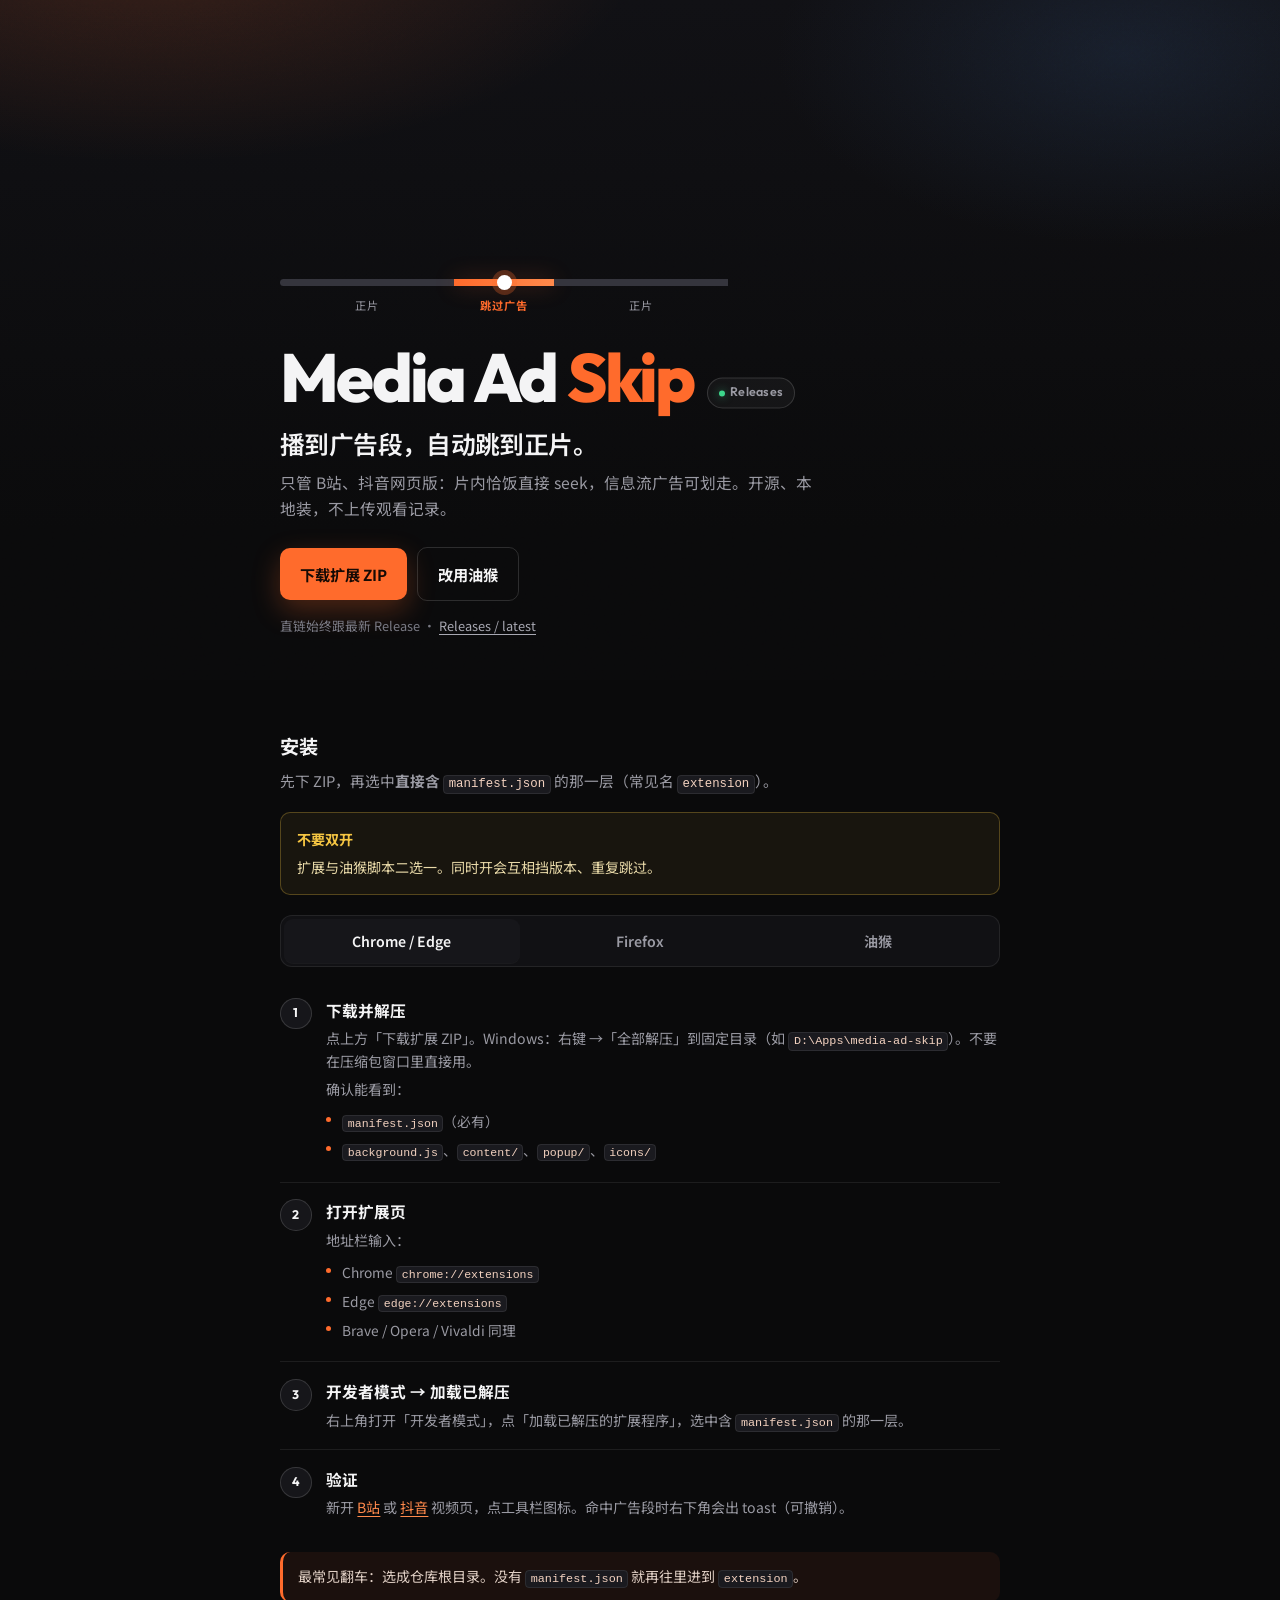
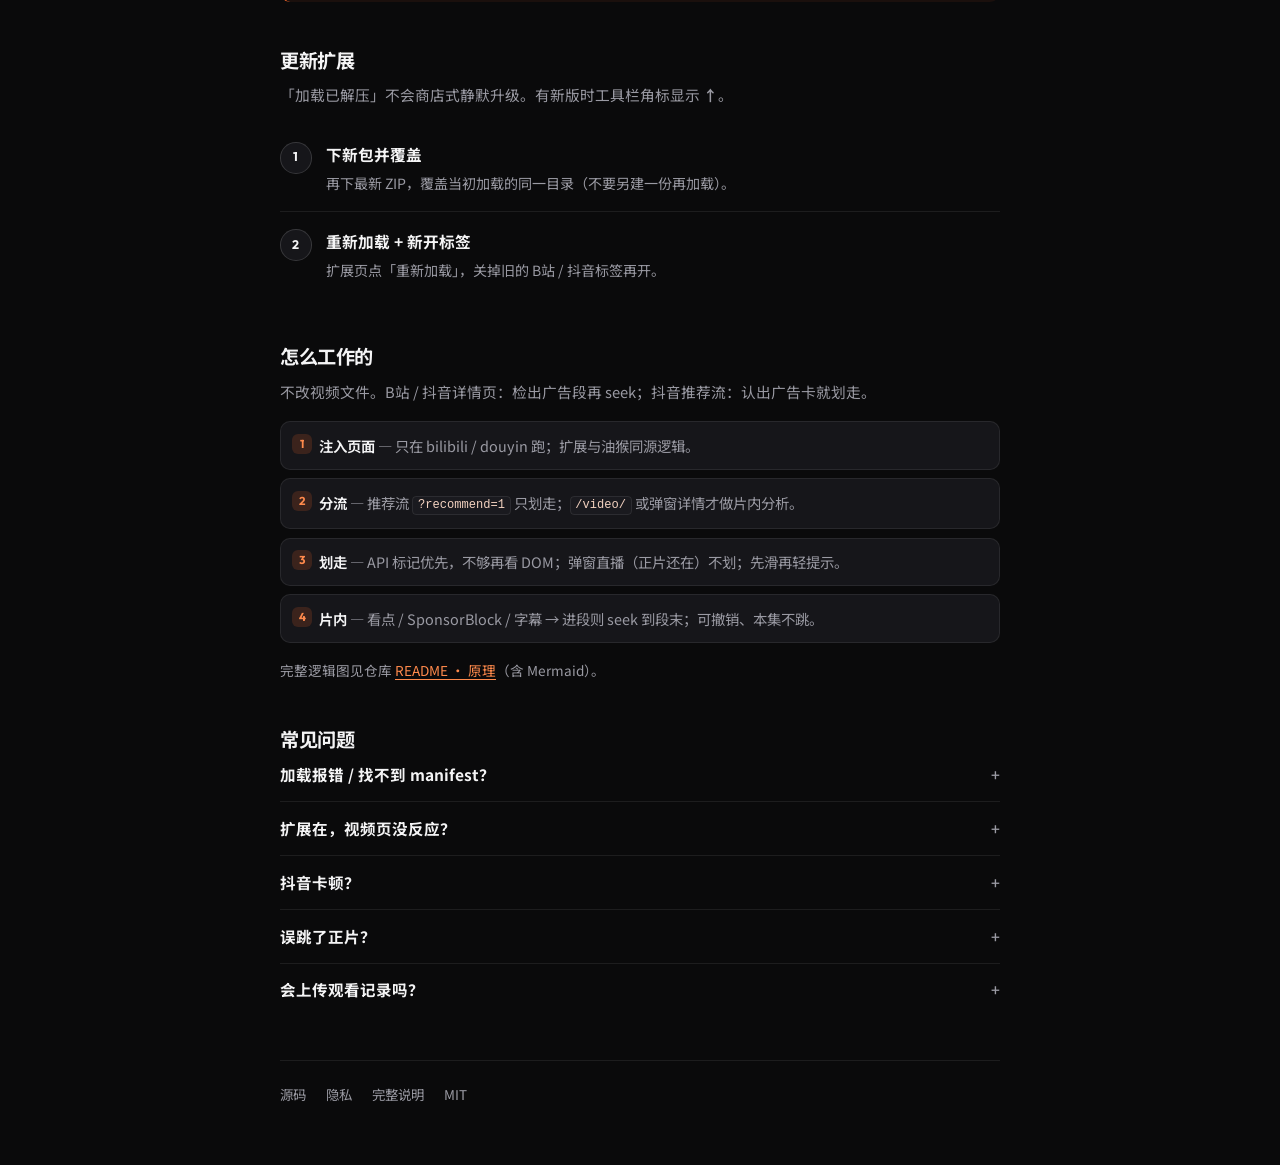
<file: docs/index.html>
<!DOCTYPE html>
<html lang="zh-CN">
<head>
  <meta charset="utf-8" />
  <meta name="viewport" content="width=device-width, initial-scale=1" />
  <title>Media Ad Skip · 安装</title>
  <meta name="description" content="B站 / 抖音网页版自动跳过片内广告。下载扩展或油猴，本地安装。" />
  <meta name="theme-color" content="#0a0a0b" />
  <link rel="icon" href="icon.png" type="image/png" />
  <link rel="preconnect" href="https://fonts.googleapis.com" />
  <link rel="preconnect" href="https://fonts.gstatic.com" crossorigin />
  <link href="https://fonts.googleapis.com/css2?family=Outfit:wght@500;600;700;800&family=Noto+Sans+SC:wght@400;500;700&display=swap" rel="stylesheet" />
  <style>
    :root {
      --bg: #0a0a0b;
      --bg-2: #111114;
      --panel: #16161a;
      --line: rgba(255, 255, 255, 0.08);
      --line-strong: rgba(255, 255, 255, 0.14);
      --text: #f4f4f5;
      --muted: #9a9aa3;
      --accent: #ff6b2c;
      --accent-2: #ff8a4c;
      --accent-glow: rgba(255, 107, 44, 0.28);
      --ok: #3dd68c;
      --warn: #f5c542;
      --focus: #7eb6ff;
      --font-display: "Outfit", "Noto Sans SC", system-ui, sans-serif;
      --font-body: "Noto Sans SC", "Outfit", system-ui, sans-serif;
      --r: 10px;
      --max: 720px;
    }

    * { box-sizing: border-box; }
    html { scroll-behavior: smooth; }
    body {
      margin: 0;
      min-height: 100dvh;
      color: var(--text);
      background: var(--bg);
      font-family: var(--font-body);
      font-size: 15.5px;
      line-height: 1.65;
      -webkit-font-smoothing: antialiased;
    }
    a { color: var(--accent-2); text-decoration-thickness: 1px; text-underline-offset: 3px; }
    a:hover { color: #ffb08a; }
    :focus-visible { outline: 2px solid var(--focus); outline-offset: 3px; }

    .page { width: min(var(--max), calc(100% - 2rem)); margin: 0 auto; padding-bottom: 4rem; }

    /* —— Hero：全宽氛围 + 品牌主导 —— */
    .hero {
      position: relative;
      left: 50%;
      right: 50%;
      margin-left: -50vw;
      margin-right: -50vw;
      width: 100vw;
      min-height: min(92dvh, 680px);
      display: grid;
      align-content: end;
      padding: clamp(2.5rem, 8vw, 5rem) max(1rem, calc(50vw - var(--max) / 2)) 2.75rem;
      overflow: hidden;
      background:
        radial-gradient(900px 420px at 12% -10%, rgba(255, 107, 44, 0.18), transparent 55%),
        radial-gradient(700px 380px at 88% 8%, rgba(40, 60, 90, 0.35), transparent 50%),
        linear-gradient(180deg, #101014 0%, var(--bg) 78%);
    }
    .hero::before {
      content: "";
      position: absolute;
      inset: 0;
      pointer-events: none;
      opacity: 0.22;
      background-image: url("data:image/svg+xml,%3Csvg viewBox='0 0 256 256' xmlns='http://www.w3.org/2000/svg'%3E%3Cfilter id='n'%3E%3CfeTurbulence type='fractalNoise' baseFrequency='0.9' numOctaves='3' stitchTiles='stitch'/%3E%3C/filter%3E%3Crect width='100%25' height='100%25' filter='url(%23n)' opacity='0.5'/%3E%3C/svg%3E");
      mix-blend-mode: overlay;
    }
    .hero-inner { position: relative; z-index: 1; width: min(var(--max), 100%); }

    .scrub {
      width: 100%;
      max-width: 28rem;
      margin-bottom: 1.75rem;
      opacity: 0;
      animation: rise 0.7s ease 0.05s forwards;
    }
    .scrub-bar {
      position: relative;
      display: grid;
      grid-template-columns: 2fr 1.15fr 2fr;
      height: 7px;
      border-radius: 999px;
      overflow: visible;
    }
    .scrub-bar > i {
      display: block;
      height: 7px;
      background: #35353d;
    }
    .scrub-bar > i:first-child { border-radius: 999px 0 0 999px; }
    .scrub-bar > i:last-child { border-radius: 0 999px 999px 0; }
    .scrub-bar > i.ad {
      background: linear-gradient(90deg, var(--accent), var(--accent-2));
      box-shadow: 0 0 22px var(--accent-glow);
    }
    .scrub-head {
      position: absolute;
      top: 50%;
      width: 15px;
      height: 15px;
      margin-top: -7.5px;
      margin-left: -7.5px;
      border-radius: 50%;
      background: #fff;
      box-shadow: 0 0 0 5px var(--accent-glow);
      left: 50%;
      animation: scrub-jump 3.8s cubic-bezier(0.45, 0, 0.2, 1) infinite;
    }
    @keyframes scrub-jump {
      0%, 20% { left: 38.2%; }
      36%, 64% { left: 61.8%; }
      80%, 100% { left: 38.2%; }
    }
    .scrub-labels {
      display: grid;
      grid-template-columns: 2fr 1.15fr 2fr;
      margin-top: 0.7rem;
      font-family: var(--font-display);
      font-size: 0.7rem;
      letter-spacing: 0.08em;
      text-transform: uppercase;
      color: var(--muted);
    }
    .scrub-labels span { text-align: center; }
    .scrub-labels span.ad { color: var(--accent); font-weight: 700; }

    .brand-row {
      display: flex;
      flex-wrap: wrap;
      align-items: baseline;
      gap: 0.65rem 0.85rem;
      margin-bottom: 0.9rem;
      opacity: 0;
      animation: rise 0.7s ease 0.12s forwards;
    }
    .brand {
      margin: 0;
      font-family: var(--font-display);
      font-weight: 800;
      font-size: clamp(2.75rem, 10vw, 4.25rem);
      letter-spacing: -0.04em;
      line-height: 0.98;
    }
    .brand em { font-style: normal; color: var(--accent); }
    .ver-pill {
      display: inline-flex;
      align-items: center;
      gap: 0.35rem;
      padding: 0.28rem 0.65rem;
      border-radius: 999px;
      border: 1px solid var(--line-strong);
      background: rgba(255, 255, 255, 0.04);
      font-family: var(--font-display);
      font-size: 0.78rem;
      font-weight: 600;
      color: var(--muted);
      letter-spacing: 0.02em;
      text-decoration: none;
      transform: translateY(-0.35rem);
    }
    .ver-pill:hover { color: var(--text); border-color: #5a5a66; }
    .ver-pill .dot {
      width: 6px;
      height: 6px;
      border-radius: 50%;
      background: var(--ok);
      box-shadow: 0 0 8px rgba(61, 214, 140, 0.55);
    }

    .headline {
      margin: 0 0 0.55rem;
      font-family: var(--font-display);
      font-weight: 600;
      font-size: clamp(1.2rem, 3.4vw, 1.55rem);
      letter-spacing: -0.025em;
      line-height: 1.3;
      opacity: 0;
      animation: rise 0.7s ease 0.2s forwards;
    }
    .lede {
      margin: 0 0 1.6rem;
      color: var(--muted);
      font-size: 0.98rem;
      max-width: 34rem;
      opacity: 0;
      animation: rise 0.7s ease 0.28s forwards;
    }
    .cta-row {
      display: flex;
      flex-wrap: wrap;
      gap: 0.65rem;
      align-items: center;
      opacity: 0;
      animation: rise 0.7s ease 0.36s forwards;
    }
    .btn {
      display: inline-flex;
      align-items: center;
      justify-content: center;
      gap: 0.4rem;
      padding: 0.85rem 1.25rem;
      border-radius: var(--r);
      font-family: var(--font-body);
      font-size: 0.95rem;
      font-weight: 700;
      text-decoration: none;
      border: none;
      cursor: pointer;
      transition: transform 0.14s ease, background 0.14s ease, border-color 0.14s ease, box-shadow 0.14s ease;
    }
    .btn:active { transform: translateY(1px); }
    .btn-primary {
      background: var(--accent);
      color: #160a04;
      box-shadow: 0 10px 28px var(--accent-glow);
    }
    .btn-primary:hover { background: var(--accent-2); color: #160a04; }
    .btn-ghost {
      background: transparent;
      color: var(--text);
      border: 1px solid var(--line-strong);
    }
    .btn-ghost:hover {
      border-color: #6a6a76;
      background: rgba(255, 255, 255, 0.04);
      color: var(--text);
    }
    .cta-note {
      margin: 0.85rem 0 0;
      font-size: 0.8rem;
      color: #7a7a84;
      opacity: 0;
      animation: rise 0.7s ease 0.44s forwards;
    }
    .cta-note a { color: #a8a8b2; }
    .cta-note a:hover { color: var(--text); }

    @keyframes rise {
      from { opacity: 0; transform: translateY(12px); }
      to { opacity: 1; transform: none; }
    }
    @media (prefers-reduced-motion: reduce) {
      .scrub-head { animation: none; left: 61.8%; }
      .scrub, .brand-row, .headline, .lede, .cta-row, .cta-note {
        opacity: 1;
        animation: none;
      }
    }

    main { padding-top: 0.5rem; }
    section { margin: 2.75rem 0; }
    h2 {
      margin: 0 0 0.35rem;
      font-family: var(--font-display);
      font-size: 1.2rem;
      font-weight: 700;
      letter-spacing: -0.02em;
    }
    .section-lede {
      margin: 0 0 1.1rem;
      color: var(--muted);
      font-size: 0.92rem;
    }

    .callout {
      display: grid;
      gap: 0.35rem;
      padding: 0.9rem 1rem;
      margin: 0 0 1.25rem;
      border-radius: var(--r);
      border: 1px solid rgba(245, 197, 66, 0.28);
      background: rgba(245, 197, 66, 0.06);
      font-size: 0.88rem;
      color: #e8d9a8;
    }
    .callout strong { color: var(--warn); font-weight: 700; }

    .tabs {
      display: flex;
      gap: 0.15rem;
      margin-bottom: 0.15rem;
      padding: 0.2rem;
      border-radius: 12px;
      background: var(--bg-2);
      border: 1px solid var(--line);
    }
    .tab {
      appearance: none;
      flex: 1;
      background: transparent;
      border: none;
      border-radius: 9px;
      padding: 0.65rem 0.5rem;
      font: inherit;
      font-weight: 600;
      font-size: 0.88rem;
      color: var(--muted);
      cursor: pointer;
      transition: background 0.15s ease, color 0.15s ease;
    }
    .tab[aria-selected="true"] {
      color: var(--text);
      background: var(--panel);
      box-shadow: 0 1px 0 rgba(255, 255, 255, 0.04);
    }
    .panel { padding-top: 0.35rem; }
    .panel[hidden] { display: none; }

    ol.steps {
      margin: 0.35rem 0 0;
      padding: 0;
      list-style: none;
      counter-reset: step;
    }
    ol.steps > li {
      position: relative;
      padding: 1.05rem 0 1.05rem 2.9rem;
      border-top: 1px solid var(--line);
      color: #c8c8d0;
    }
    ol.steps > li:first-child { border-top: none; }
    ol.steps > li > strong {
      display: block;
      color: var(--text);
      font-weight: 700;
      margin-bottom: 0.3rem;
      font-size: 0.98rem;
    }
    ol.steps > li .detail {
      margin: 0;
      font-size: 0.88rem;
      color: var(--muted);
      line-height: 1.55;
    }
    ol.steps > li .detail + .detail { margin-top: 0.4rem; }
    ol.steps > li::before {
      counter-increment: step;
      content: counter(step);
      position: absolute;
      left: 0;
      top: 1.05rem;
      width: 1.85rem;
      height: 1.85rem;
      display: grid;
      place-items: center;
      font-family: var(--font-display);
      font-weight: 700;
      font-size: 0.78rem;
      color: var(--text);
      background: var(--panel);
      border: 1px solid var(--line-strong);
      border-radius: 50%;
    }
    .check-list {
      margin: 0.4rem 0 0;
      padding: 0;
      list-style: none;
      font-size: 0.86rem;
      color: var(--muted);
    }
    .check-list li {
      position: relative;
      padding: 0.18rem 0 0.18rem 1rem;
    }
    .check-list li::before {
      content: "";
      position: absolute;
      left: 0;
      top: 0.7em;
      width: 5px;
      height: 5px;
      border-radius: 50%;
      background: var(--accent);
    }

    code, .path {
      font-family: ui-monospace, "Cascadia Code", Consolas, monospace;
      font-size: 0.84em;
      color: #f3d2c0;
      background: #1a1a1f;
      padding: 0.1em 0.38em;
      border-radius: 4px;
      border: 1px solid var(--line);
    }
    .hint {
      margin: 1rem 0 0;
      padding: 0.8rem 0.95rem;
      border-radius: var(--r);
      border-left: 3px solid var(--accent);
      background: rgba(255, 107, 44, 0.07);
      font-size: 0.88rem;
      color: #e0cfc4;
    }
    .soft {
      margin: 0.95rem 0 0;
      font-size: 0.88rem;
      color: var(--ok);
    }

    .flow {
      display: grid;
      gap: 0.55rem;
      margin: 0 0 1rem;
      padding: 0;
      list-style: none;
    }
    .flow li {
      position: relative;
      padding: 0.7rem 0.85rem 0.7rem 2.4rem;
      border-radius: var(--r);
      border: 1px solid var(--line);
      background: var(--panel);
      font-size: 0.9rem;
      color: var(--muted);
    }
    .flow li strong { color: var(--text); font-weight: 650; }
    .flow li::before {
      content: attr(data-n);
      position: absolute;
      left: 0.7rem;
      top: 0.72rem;
      width: 1.25rem;
      height: 1.25rem;
      border-radius: 6px;
      background: rgba(255, 107, 44, 0.16);
      color: var(--accent-2);
      font-family: var(--font-display);
      font-size: 0.72rem;
      font-weight: 700;
      line-height: 1.25rem;
      text-align: center;
    }
    .flow-note {
      margin: 0.35rem 0 0;
      font-size: 0.85rem;
      color: var(--muted);
    }
    .faq details {
      border-top: 1px solid var(--line);
      padding: 0.85rem 0;
    }
    .faq details:first-child { border-top: none; padding-top: 0; }
    .faq summary {
      cursor: pointer;
      font-weight: 700;
      color: var(--text);
      list-style: none;
    }
    .faq summary::-webkit-details-marker { display: none; }
    .faq summary::after {
      content: "+";
      float: right;
      color: var(--muted);
      font-weight: 500;
    }
    .faq details[open] summary::after { content: "–"; }
    .faq details p {
      margin: 0.45rem 0 0;
      color: var(--muted);
      font-size: 0.9rem;
    }

    footer {
      margin-top: 1rem;
      padding-top: 1.35rem;
      border-top: 1px solid var(--line);
      display: flex;
      flex-wrap: wrap;
      gap: 0.7rem 1.25rem;
      font-size: 0.84rem;
      color: var(--muted);
    }
    footer a { color: var(--muted); text-decoration: none; }
    footer a:hover { color: var(--text); }
  </style>
</head>
<body>
  <div class="page">
    <header class="hero">
      <div class="hero-inner">
        <div class="scrub" aria-hidden="true">
          <div class="scrub-bar">
            <i></i>
            <i class="ad"></i>
            <i></i>
            <div class="scrub-head"></div>
          </div>
          <div class="scrub-labels">
            <span>正片</span>
            <span class="ad">跳过广告</span>
            <span>正片</span>
          </div>
        </div>

        <div class="brand-row">
          <h1 class="brand">Media Ad <em>Skip</em></h1>
          <a class="ver-pill" id="ver-link" href="https://github.com/hualeide/media-ad-skip/releases/latest" target="_blank" rel="noopener">
            <span class="dot" aria-hidden="true"></span>
            <span id="ver-label">读取版本…</span>
          </a>
        </div>
        <p class="headline">播到广告段，自动跳到正片。</p>
        <p class="lede">只管 B站、抖音网页版：片内恰饭直接 seek，信息流广告可划走。开源、本地装，不上传观看记录。</p>
        <div class="cta-row">
          <a class="btn btn-primary" id="dl-zip" href="https://github.com/hualeide/media-ad-skip/releases/latest/download/media-ad-skip-extension.zip">下载扩展 ZIP</a>
          <a class="btn btn-ghost" href="https://raw.githubusercontent.com/hualeide/media-ad-skip/master/media-ad-skip.user.js">改用油猴</a>
        </div>
        <p class="cta-note">直链始终跟最新 Release · <a href="https://github.com/hualeide/media-ad-skip/releases/latest" target="_blank" rel="noopener">Releases / latest</a></p>
      </div>
    </header>

    <main>
      <section id="install" aria-labelledby="install-title">
        <h2 id="install-title">安装</h2>
        <p class="section-lede">先下 ZIP，再选中<strong>直接含</strong> <code>manifest.json</code> 的那一层（常见名 <span class="path">extension</span>）。</p>

        <div class="callout" role="note">
          <strong>不要双开</strong>
          <span>扩展与油猴脚本二选一。同时开会互相挡版本、重复跳过。</span>
        </div>

        <div class="tabs" role="tablist" aria-label="安装方式">
          <button type="button" class="tab" role="tab" id="tab-chromium" aria-controls="panel-chromium" aria-selected="true">Chrome / Edge</button>
          <button type="button" class="tab" role="tab" id="tab-firefox" aria-controls="panel-firefox" aria-selected="false">Firefox</button>
          <button type="button" class="tab" role="tab" id="tab-tm" aria-controls="panel-tm" aria-selected="false">油猴</button>
        </div>

        <div class="panel" role="tabpanel" id="panel-chromium" aria-labelledby="tab-chromium">
          <ol class="steps">
            <li>
              <strong>下载并解压</strong>
              <p class="detail">点上方「下载扩展 ZIP」。Windows：右键 →「全部解压」到固定目录（如 <code>D:\Apps\media-ad-skip</code>）。不要在压缩包窗口里直接用。</p>
              <p class="detail">确认能看到：</p>
              <ul class="check-list">
                <li><code>manifest.json</code>（必有）</li>
                <li><code>background.js</code>、<code>content/</code>、<code>popup/</code>、<code>icons/</code></li>
              </ul>
            </li>
            <li>
              <strong>打开扩展页</strong>
              <p class="detail">地址栏输入：</p>
              <ul class="check-list">
                <li>Chrome <code>chrome://extensions</code></li>
                <li>Edge <code>edge://extensions</code></li>
                <li>Brave / Opera / Vivaldi 同理</li>
              </ul>
            </li>
            <li>
              <strong>开发者模式 → 加载已解压</strong>
              <p class="detail">右上角打开「开发者模式」，点「加载已解压的扩展程序」，选中含 <code>manifest.json</code> 的那一层。</p>
            </li>
            <li>
              <strong>验证</strong>
              <p class="detail">新开 <a href="https://www.bilibili.com/" target="_blank" rel="noopener">B站</a> 或 <a href="https://www.douyin.com/" target="_blank" rel="noopener">抖音</a> 视频页，点工具栏图标。命中广告段时右下角会出 toast（可撤销）。</p>
            </li>
          </ol>
          <p class="hint">最常见翻车：选成仓库根目录。没有 <code>manifest.json</code> 就再往里进到 <span class="path">extension</span>。</p>
        </div>

        <div class="panel" role="tabpanel" id="panel-firefox" aria-labelledby="tab-firefox" hidden>
          <ol class="steps">
            <li>
              <strong>版本与解压</strong>
              <p class="detail">需要 <strong>Firefox 121+</strong>。ZIP 解压到固定路径，临时加载依赖该路径。</p>
            </li>
            <li>
              <strong>调试页临时载入</strong>
              <p class="detail">打开 <code>about:debugging#/runtime/this-firefox</code> →「临时载入附加组件」→ 选 <code>manifest.json</code> 文件。</p>
            </li>
            <li>
              <strong>试用</strong>
              <p class="detail">打开 B站 / 抖音视频页，确认扩展图标可用。</p>
            </li>
            <li>
              <strong>重启后</strong>
              <p class="detail">临时附加组件会卸掉，按同一路径再载一次即可。</p>
            </li>
          </ol>
          <p class="hint">若提示不支持 service_worker：升级到 121+。本包已同时声明 <code>background.scripts</code>。</p>
        </div>

        <div class="panel" role="tabpanel" id="panel-tm" aria-labelledby="tab-tm" hidden>
          <ol class="steps">
            <li>
              <strong>安装脚本管理器</strong>
              <p class="detail">Tampermonkey 或 Violentmonkey（商店搜索安装）。</p>
            </li>
            <li>
              <strong>安装本脚本</strong>
              <p class="detail">点上方「改用油猴」，在管理器里确认安装。也可从仓库打开 <a href="https://github.com/hualeide/media-ad-skip/blob/master/media-ad-skip.user.js" target="_blank" rel="noopener">media-ad-skip.user.js</a> 的 Raw。</p>
            </li>
            <li>
              <strong>试用与更新</strong>
              <p class="detail">新开 B站 / 抖音标签验证。脚本带 <code>@updateURL</code>，管理器可检查更新。</p>
            </li>
          </ol>
          <p class="soft">油猴更省事；扩展有独立设置页与更新角标。只装一种。</p>
        </div>
      </section>

      <section id="update" aria-labelledby="update-title">
        <h2 id="update-title">更新扩展</h2>
        <p class="section-lede">「加载已解压」不会商店式静默升级。有新版时工具栏角标显示 <strong>↑</strong>。</p>
        <ol class="steps">
          <li>
            <strong>下新包并覆盖</strong>
            <p class="detail">再下最新 ZIP，覆盖当初加载的同一目录（不要另建一份再加载）。</p>
          </li>
          <li>
            <strong>重新加载 + 新开标签</strong>
            <p class="detail">扩展页点「重新加载」，关掉旧的 B站 / 抖音标签再开。</p>
          </li>
        </ol>
      </section>

      <section id="how" aria-labelledby="how-title">
        <h2 id="how-title">怎么工作的</h2>
        <p class="section-lede">不改视频文件。B站 / 抖音详情页：检出广告段再 seek；抖音推荐流：认出广告卡就划走。</p>
        <ol class="flow">
          <li data-n="1"><strong>注入页面</strong> — 只在 bilibili / douyin 跑；扩展与油猴同源逻辑。</li>
          <li data-n="2"><strong>分流</strong> — 推荐流 <code>?recommend=1</code> 只划走；<code>/video/</code> 或弹窗详情才做片内分析。</li>
          <li data-n="3"><strong>划走</strong> — API 标记优先，不够再看 DOM；弹窗直播（正片还在）不划；先滑再轻提示。</li>
          <li data-n="4"><strong>片内</strong> — 看点 / SponsorBlock / 字幕 → 进段则 seek 到段末；可撤销、本集不跳。</li>
        </ol>
        <p class="flow-note">完整逻辑图见仓库 <a href="https://github.com/hualeide/media-ad-skip#原理简要" target="_blank" rel="noopener">README · 原理</a>（含 Mermaid）。</p>
      </section>

      <section id="faq" aria-labelledby="faq-title">
        <h2 id="faq-title">常见问题</h2>
        <div class="faq">
          <details>
            <summary>加载报错 / 找不到 manifest？</summary>
            <p>文件夹选错了。第一层就要有 <code>manifest.json</code>。整仓 ZIP 需再进 <span class="path">media-ad-skip/extension/</span>。</p>
          </details>
          <details>
            <summary>扩展在，视频页没反应？</summary>
            <p>确认是 bilibili / douyin；扩展页重新加载；关掉旧标签再开；看「自动跳过」是否开启。</p>
          </details>
          <details>
            <summary>抖音卡顿？</summary>
            <p>选项里先关信息流划走；尽量进具体视频页再测。</p>
          </details>
          <details>
            <summary>误跳了正片？</summary>
            <p>toast「撤销」回去；可用「本段不再跳 / 本集不跳 / 标错了」。</p>
          </details>
          <details>
            <summary>会上传观看记录吗？</summary>
            <p>不会。详见 <a href="https://github.com/hualeide/media-ad-skip/blob/master/extension/PRIVACY.md" target="_blank" rel="noopener">隐私说明</a>。</p>
          </details>
        </div>
      </section>
    </main>

    <footer>
      <a href="https://github.com/hualeide/media-ad-skip">源码</a>
      <a href="https://github.com/hualeide/media-ad-skip/blob/master/extension/PRIVACY.md">隐私</a>
      <a href="https://github.com/hualeide/media-ad-skip/blob/master/README.md">完整说明</a>
      <span>MIT</span>
    </footer>
  </div>

  <script>
    (function () {
      var tabs = Array.prototype.slice.call(document.querySelectorAll('.tab'));
      var panels = {
        'tab-chromium': document.getElementById('panel-chromium'),
        'tab-firefox': document.getElementById('panel-firefox'),
        'tab-tm': document.getElementById('panel-tm')
      };
      tabs.forEach(function (tab) {
        tab.addEventListener('click', function () {
          tabs.forEach(function (t) {
            t.setAttribute('aria-selected', t === tab ? 'true' : 'false');
          });
          Object.keys(panels).forEach(function (id) {
            panels[id].hidden = id !== tab.id;
          });
        });
      });

      var dl = document.getElementById('dl-zip');
      var ver = document.getElementById('ver-label');
      var verLink = document.getElementById('ver-link');
      var STABLE_ZIP = 'https://github.com/hualeide/media-ad-skip/releases/latest/download/media-ad-skip-extension.zip';
      var LATEST = 'https://github.com/hualeide/media-ad-skip/releases/latest';
      dl.href = STABLE_ZIP;
      fetch('https://api.github.com/repos/hualeide/media-ad-skip/releases/latest', {
        headers: { Accept: 'application/vnd.github+json' }
      })
        .then(function (r) { return r.ok ? r.json() : Promise.reject(); })
        .then(function (j) {
          var tag = String(j.tag_name || '').replace(/^v/i, '');
          var assets = j.assets || [];
          var stable = assets.find(function (a) { return a.name === 'media-ad-skip-extension.zip'; });
          var asset = stable || assets.find(function (a) { return /\.zip$/i.test(a.name || ''); });
          if (asset && asset.browser_download_url) dl.href = asset.browser_download_url;
          else dl.href = STABLE_ZIP;
          ver.textContent = tag ? ('v' + tag) : '最新包';
          if (j.html_url) verLink.href = j.html_url;
          else verLink.href = LATEST;
        })
        .catch(function () {
          ver.textContent = 'Releases';
          dl.href = STABLE_ZIP;
          verLink.href = LATEST;
        });
    })();
  </script>
</body>
</html>
</file>
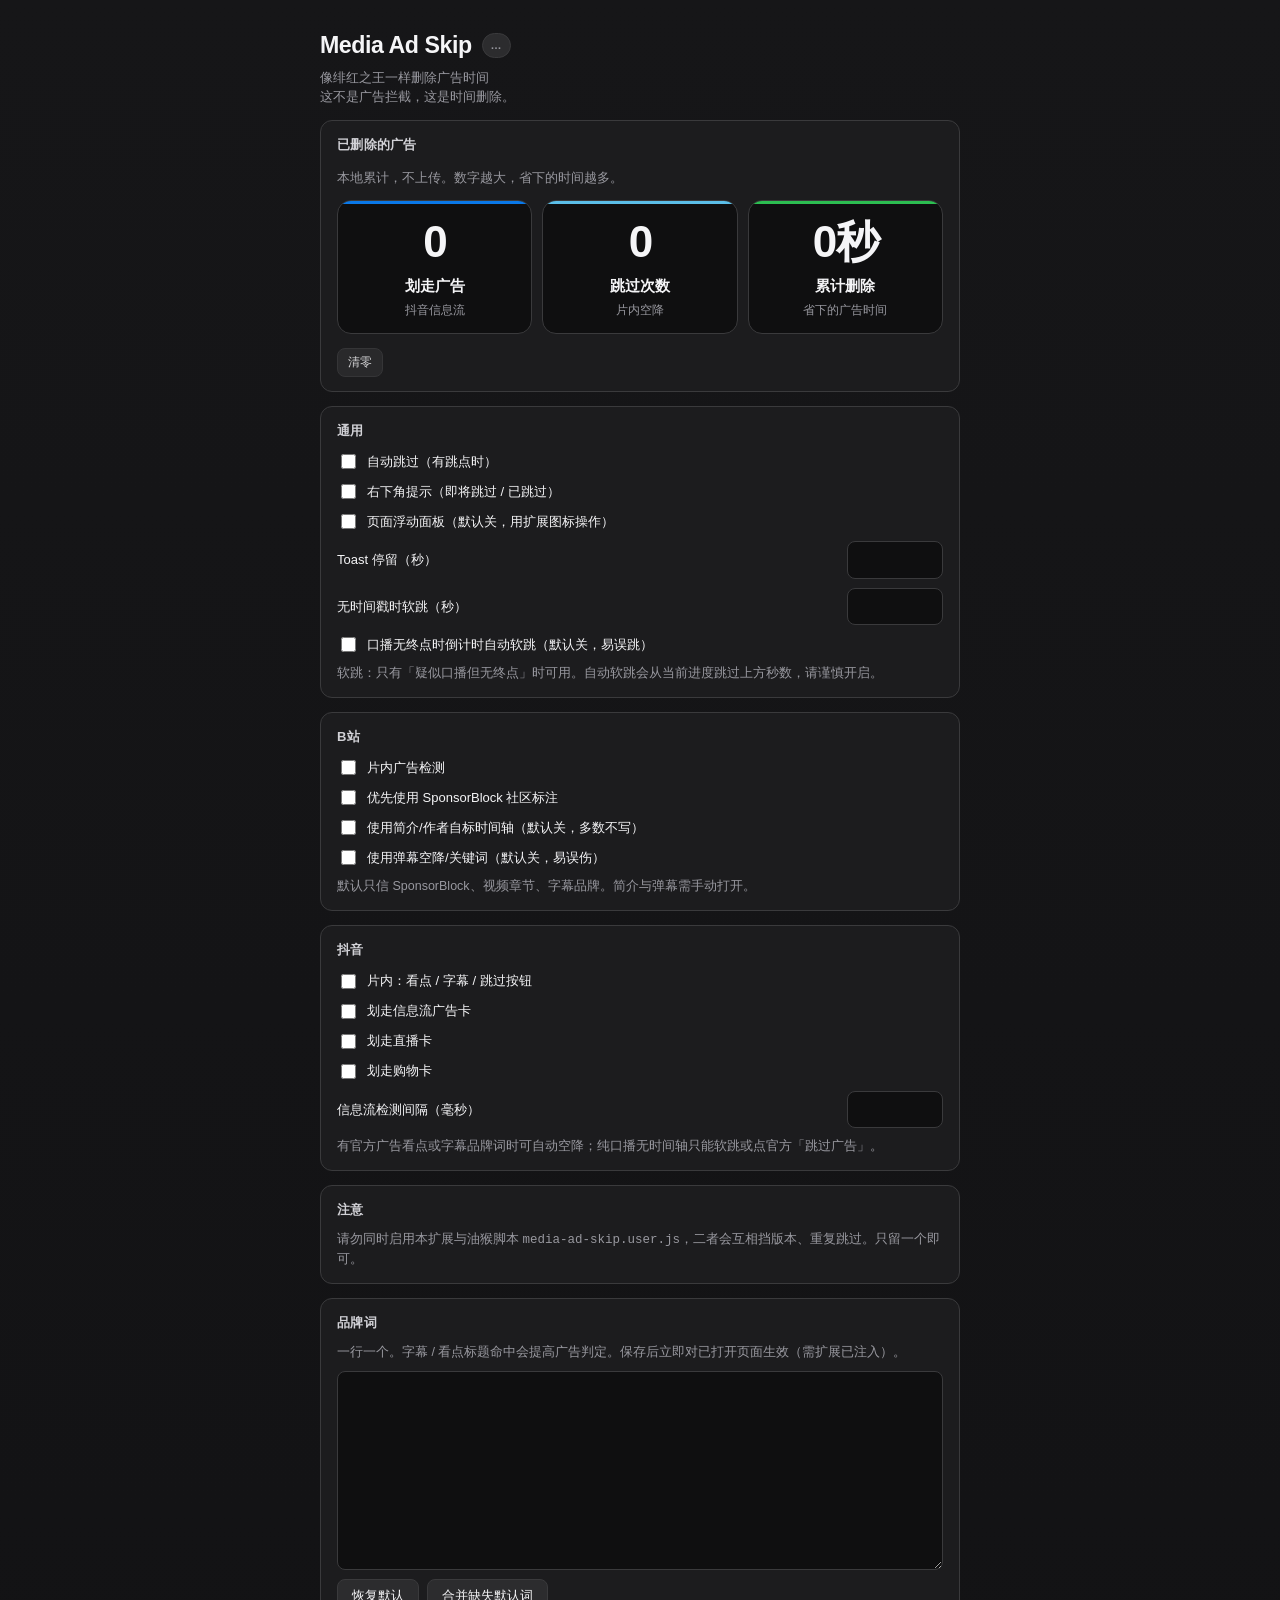
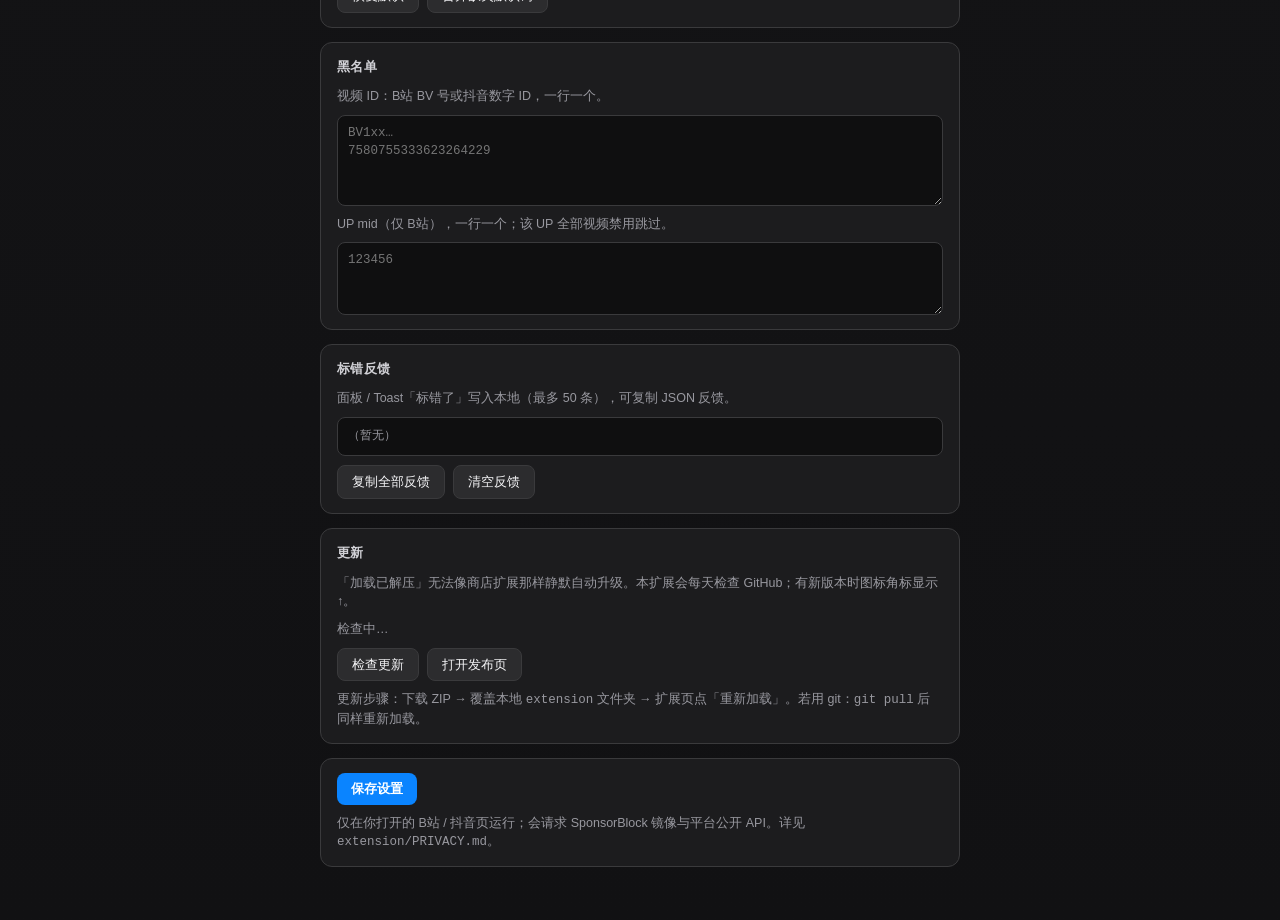
<file: extension/options/options.html>
<!DOCTYPE html>
<html lang="zh-CN">
<head>
  <meta charset="UTF-8" />
  <meta name="viewport" content="width=device-width, initial-scale=1" />
  <title>Media Ad Skip 设置</title>
  <link rel="stylesheet" href="options.css" />
</head>
<body>
  <main>
    <header>
      <div class="brand">
        <h1>Media Ad Skip</h1>
        <span id="extVersion" class="pill">…</span>
      </div>
      <p>像绯红之王一样删除广告时间</p>
      <p class="hint">这不是广告拦截，这是时间删除。</p>
    </header>

    <section class="stats-hero-section">
      <h2>已删除的广告</h2>
      <p class="hint">本地累计，不上传。数字越大，省下的时间越多。</p>
      <div id="statsBox" class="stats-hero">
        <div class="stats-hero-card accent-ad">
          <span class="stats-hero-num" id="statFeedAd">0</span>
          <span class="stats-hero-label">划走广告</span>
          <span class="stats-hero-sub">抖音信息流</span>
        </div>
        <div class="stats-hero-card accent-skip">
          <span class="stats-hero-num" id="statSkip">0</span>
          <span class="stats-hero-label">跳过次数</span>
          <span class="stats-hero-sub">片内空降</span>
        </div>
        <div class="stats-hero-card accent-time">
          <span class="stats-hero-num" id="statSaved">0秒</span>
          <span class="stats-hero-label">累计删除</span>
          <span class="stats-hero-sub">省下的广告时间</span>
        </div>
      </div>
      <div class="row-actions stats-hero-actions">
        <button type="button" id="resetStats" class="secondary">清零</button>
      </div>
    </section>

    <section>
      <h2>通用</h2>
      <label><input type="checkbox" id="autoSkip" /> 自动跳过（有跳点时）</label>
      <label><input type="checkbox" id="showUndoToast" /> 右下角提示（即将跳过 / 已跳过）</label>
      <label><input type="checkbox" id="showPanel" /> 页面浮动面板（默认关，用扩展图标操作）</label>
      <label class="row">Toast 停留（秒）
        <input type="number" id="countdownSec" min="0" max="15" step="1" />
      </label>
      <label class="row">无时间戳时软跳（秒）
        <input type="number" id="softOralSkipSec" min="15" max="90" step="1" title="口播无看点/字幕时，从当前进度跳过的秒数" />
      </label>
      <label><input type="checkbox" id="softOralAuto" /> 口播无终点时倒计时自动软跳（默认关，易误跳）</label>
      <p class="hint">软跳：只有「疑似口播但无终点」时可用。自动软跳会从当前进度跳过上方秒数，请谨慎开启。</p>
    </section>

    <section>
      <h2>B站</h2>
      <label><input type="checkbox" id="biliInVideo" /> 片内广告检测</label>
      <label><input type="checkbox" id="useSponsorBlock" /> 优先使用 SponsorBlock 社区标注</label>
      <label><input type="checkbox" id="useCreatorMarks" /> 使用简介/作者自标时间轴（默认关，多数不写）</label>
      <label><input type="checkbox" id="useDanmakuDetect" /> 使用弹幕空降/关键词（默认关，易误伤）</label>
      <p class="hint">默认只信 SponsorBlock、视频章节、字幕品牌。简介与弹幕需手动打开。</p>
    </section>

    <section>
      <h2>抖音</h2>
      <label><input type="checkbox" id="douyinInVideo" /> 片内：看点 / 字幕 / 跳过按钮</label>
      <label><input type="checkbox" id="douyinFeedAd" /> 划走信息流广告卡</label>
      <label><input type="checkbox" id="douyinFeedLive" /> 划走直播卡</label>
      <label><input type="checkbox" id="douyinFeedShop" /> 划走购物卡</label>
      <label class="row">信息流检测间隔（毫秒）
        <input type="number" id="feedPollMs" min="400" max="3000" step="50" />
      </label>
      <p class="hint">有官方广告看点或字幕品牌词时可自动空降；纯口播无时间轴只能软跳或点官方「跳过广告」。</p>
    </section>

    <section>
      <h2>注意</h2>
      <p class="hint">请勿同时启用本扩展与油猴脚本 <code>media-ad-skip.user.js</code>，二者会互相挡版本、重复跳过。只留一个即可。</p>
    </section>

    <section>
      <h2>品牌词</h2>
      <p class="hint">一行一个。字幕 / 看点标题命中会提高广告判定。保存后立即对已打开页面生效（需扩展已注入）。</p>
      <textarea id="brandKeywords" rows="10" spellcheck="false"></textarea>
      <div class="row-actions">
        <button type="button" id="resetBrands" class="secondary">恢复默认</button>
        <button type="button" id="mergeBrands" class="secondary">合并缺失默认词</button>
      </div>
    </section>

    <section>
      <h2>黑名单</h2>
      <p class="hint">视频 ID：B站 BV 号或抖音数字 ID，一行一个。</p>
      <textarea id="blockBvids" rows="4" spellcheck="false" placeholder="BV1xx…&#10;7580755333623264229"></textarea>
      <p class="hint">UP mid（仅 B站），一行一个；该 UP 全部视频禁用跳过。</p>
      <textarea id="blockMids" rows="3" spellcheck="false" placeholder="123456"></textarea>
    </section>

    <section>
      <h2>标错反馈</h2>
      <p class="hint">面板 / Toast「标错了」写入本地（最多 50 条），可复制 JSON 反馈。</p>
      <pre id="feedbackPreview" class="preview">（暂无）</pre>
      <div class="row-actions">
        <button type="button" id="exportFeedback" class="secondary">复制全部反馈</button>
        <button type="button" id="clearFeedback" class="secondary">清空反馈</button>
      </div>
    </section>

    <section>
      <h2>更新</h2>
      <p class="hint">「加载已解压」无法像商店扩展那样静默自动升级。本扩展会每天检查 GitHub；有新版本时图标角标显示 ↑。</p>
      <p id="updateStatus" class="hint">检查中…</p>
      <div class="row-actions">
        <button type="button" id="checkUpdate" class="secondary">检查更新</button>
        <button type="button" id="openRelease" class="secondary">打开发布页</button>
      </div>
      <p class="hint">更新步骤：下载 ZIP → 覆盖本地 <code>extension</code> 文件夹 → 扩展页点「重新加载」。若用 git：<code>git pull</code> 后同样重新加载。</p>
    </section>

    <footer>
      <div class="row-actions">
        <button type="button" id="save">保存设置</button>
        <span id="toast" hidden>已保存</span>
      </div>
      <p class="privacy">仅在你打开的 B站 / 抖音页运行；会请求 SponsorBlock 镜像与平台公开 API。详见 <code>extension/PRIVACY.md</code>。</p>
    </footer>
  </main>
  <script src="../shared/config.js"></script>
  <script src="options.js"></script>
</body>
</html>
</file>
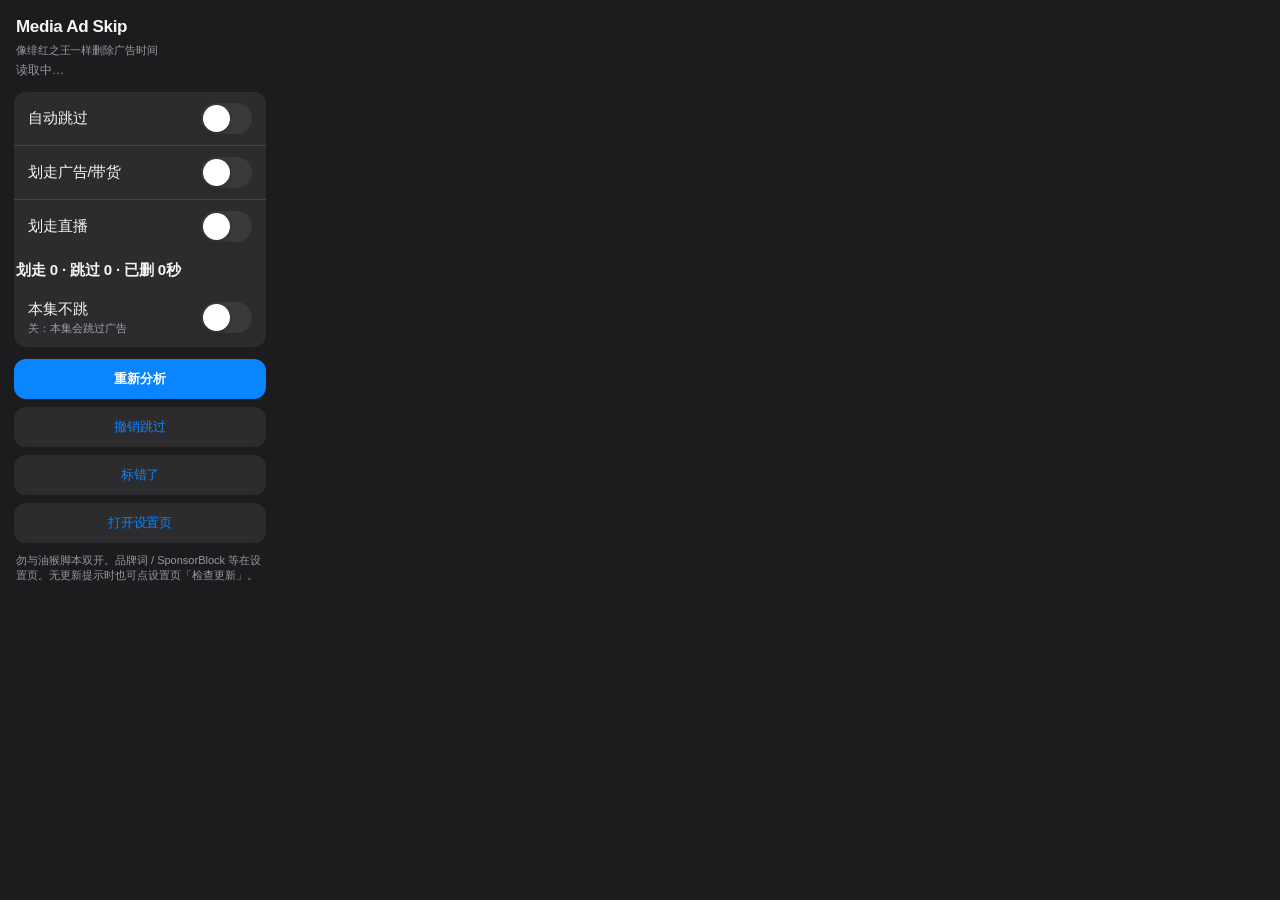
<file: extension/popup/popup.html>
<!DOCTYPE html>
<html lang="zh-CN">
<head>
  <meta charset="UTF-8" />
  <title>Media Ad Skip</title>
  <style>
    :root {
      --bg: #1c1c1e;
      --bg-elevated: #2c2c2e;
      --bg-row: #2c2c2e;
      --sep: rgba(84, 84, 88, 0.65);
      --label: #f5f5f7;
      --secondary: rgba(235, 235, 245, 0.6);
      --blue: #0a84ff;
      --blue-pressed: #0071e3;
      --fill: #3a3a3c;
      --green: #30d158;
      --orange: #ff9f0a;
    }
    * { box-sizing: border-box; }
    body {
      margin: 0;
      width: 280px;
      font: 400 13px/1.35 -apple-system, BlinkMacSystemFont, "SF Pro Text", "PingFang SC", "Helvetica Neue", sans-serif;
      color: var(--label);
      background: var(--bg);
      padding: 16px 14px 14px;
      -webkit-font-smoothing: antialiased;
    }
    .header {
      margin: 0 0 14px;
      padding: 0 2px;
    }
    h1 {
      margin: 0;
      font-size: 17px;
      font-weight: 600;
      letter-spacing: -0.02em;
    }
    .tagline {
      margin: 4px 0 0;
      font-size: 11px;
      font-weight: 500;
      color: var(--secondary);
      letter-spacing: -0.01em;
    }
    #status {
      margin: 4px 0 0;
      font-size: 12px;
      font-weight: 400;
      color: var(--secondary);
      min-height: 1.3em;
      word-break: break-all;
    }
    .group {
      background: var(--bg-row);
      border-radius: 12px;
      overflow: hidden;
      margin-bottom: 12px;
    }
    .row {
      display: flex;
      align-items: center;
      justify-content: space-between;
      gap: 12px;
      padding: 11px 14px;
      min-height: 44px;
    }
    .row + .row {
      border-top: 0.5px solid var(--sep);
    }
    .row-label {
      font-size: 15px;
      font-weight: 400;
      letter-spacing: -0.01em;
    }
    .row-sub {
      display: block;
      margin-top: 2px;
      font-size: 11px;
      color: var(--secondary);
    }
    .switch {
      position: relative;
      width: 51px;
      height: 31px;
      flex-shrink: 0;
    }
    .switch input {
      opacity: 0;
      position: absolute;
      inset: 0;
      width: 100%;
      height: 100%;
      margin: 0;
      cursor: pointer;
      z-index: 2;
    }
    .switch .track {
      position: absolute;
      inset: 0;
      background: var(--fill);
      border-radius: 31px;
      transition: background 0.2s ease;
      cursor: pointer;
    }
    .switch .knob {
      position: absolute;
      top: 2px;
      left: 2px;
      width: 27px;
      height: 27px;
      border-radius: 50%;
      background: #fff;
      box-shadow: 0 3px 8px rgba(0, 0, 0, 0.15), 0 1px 1px rgba(0, 0, 0, 0.16);
      transition: transform 0.22s cubic-bezier(0.4, 0.0, 0.2, 1);
      pointer-events: none;
    }
    .switch input:checked + .track {
      background: var(--green);
    }
    .switch input:checked + .track .knob {
      transform: translateX(20px);
    }
    .switch.danger input:checked + .track {
      background: var(--orange);
    }
    .actions {
      display: flex;
      flex-direction: column;
      gap: 8px;
    }
    button {
      appearance: none;
      -webkit-appearance: none;
      width: 100%;
      border: 0;
      border-radius: 12px;
      padding: 11px 14px;
      cursor: pointer;
      font: 590 15px/1.2 inherit;
      letter-spacing: -0.01em;
      color: var(--blue);
      background: var(--bg-elevated);
      transition: opacity 0.12s ease, transform 0.08s ease;
    }
    button.primary {
      color: #fff;
      background: var(--blue);
      font-weight: 600;
    }
    button:active {
      opacity: 0.72;
      transform: scale(0.985);
    }
    button.primary:active {
      background: var(--blue-pressed);
      opacity: 1;
    }
    .footnote {
      margin: 10px 2px 0;
      font-size: 11px;
      color: var(--secondary);
      line-height: 1.35;
    }
    .feed-stat {
      margin: 6px 2px 8px;
      font-size: 15px;
      font-weight: 650;
      color: var(--label);
      line-height: 1.4;
      letter-spacing: -0.01em;
      font-variant-numeric: tabular-nums;
    }
    .update {
      display: none;
      margin: 0 0 12px;
      padding: 10px 12px;
      border-radius: 12px;
      background: rgba(10, 132, 255, 0.18);
      border: 0.5px solid rgba(10, 132, 255, 0.45);
    }
    .update.show { display: block; }
    .update strong {
      display: block;
      font-size: 13px;
      font-weight: 600;
      margin-bottom: 4px;
    }
    .update p {
      margin: 0 0 8px;
      font-size: 12px;
      color: var(--secondary);
    }
    .update .row-btns {
      display: flex;
      gap: 8px;
    }
    .update button {
      flex: 1;
      padding: 8px 10px;
      font-size: 13px;
    }
  </style>
</head>
<body>
  <div class="header">
    <h1>Media Ad Skip</h1>
    <p class="tagline">像绯红之王一样删除广告时间</p>
    <p id="status">读取中…</p>
  </div>

  <div id="updateBox" class="update" role="status">
    <strong id="updateTitle">发现新版本</strong>
    <p id="updateDesc"></p>
    <div class="row-btns">
      <button type="button" id="updateOpen" class="primary">去更新</button>
      <button type="button" id="updateCheck">检查更新</button>
    </div>
  </div>

  <div class="group">
    <label class="row">
      <span class="row-label">自动跳过</span>
      <span class="switch">
        <input type="checkbox" id="autoSkip" />
        <span class="track"><span class="knob"></span></span>
      </span>
    </label>
    <label class="row">
      <span class="row-label">划走广告/带货</span>
      <span class="switch">
        <input type="checkbox" id="feedAd" />
        <span class="track"><span class="knob"></span></span>
      </span>
    </label>
    <label class="row">
      <span class="row-label">划走直播</span>
      <span class="switch">
        <input type="checkbox" id="feedLive" />
        <span class="track"><span class="knob"></span></span>
      </span>
    </label>
    <p class="feed-stat" id="feedStat">划走 0 · 跳过 0 · 已删 0秒</p>
    <div class="row">
      <span>
        <span class="row-label" id="blockLabel">本集不跳</span>
        <span class="row-sub" id="blockHint">关：本集会跳过广告</span>
      </span>
      <span class="switch danger">
        <input type="checkbox" id="blockThis" />
        <span class="track"><span class="knob"></span></span>
      </span>
    </div>
  </div>

  <div class="actions">
    <button type="button" id="reanalyze" class="primary">重新分析</button>
    <button type="button" id="undo" title="这是一场试炼……">撤销跳过</button>
    <button type="button" id="wrong">标错了</button>
    <button type="button" id="openOptions">打开设置页</button>
  </div>
  <p class="footnote">勿与油猴脚本双开。品牌词 / SponsorBlock 等在设置页。无更新提示时也可点设置页「检查更新」。</p>
  <script src="popup.js"></script>
</body>
</html>
</file>
<file: extension/options/options.css>
:root {
  --bg: #111113;
  --card: #1c1c1e;
  --text: #f5f5f7;
  --muted: #98989f;
  --accent: #0a84ff;
  --line: #3a3a3c;
  --ok: #30d158;
  --font: -apple-system, BlinkMacSystemFont, "SF Pro Text", "Segoe UI", "PingFang SC", "Microsoft YaHei", sans-serif;
}

* { box-sizing: border-box; }

body {
  margin: 0;
  min-height: 100vh;
  font: 14px/1.5 var(--font);
  color: var(--text);
  background:
    radial-gradient(720px 320px at 8% -8%, rgba(10, 132, 255, 0.14), transparent 50%),
    linear-gradient(180deg, #161618, var(--bg));
}

main {
  width: min(640px, 92vw);
  margin: 28px auto 56px;
  display: grid;
  gap: 14px;
}

.brand {
  display: flex;
  align-items: center;
  gap: 10px;
  flex-wrap: wrap;
}

header h1 {
  margin: 0;
  font-size: 1.45rem;
  font-weight: 700;
  letter-spacing: -0.02em;
}

.pill {
  font-size: 11px;
  font-weight: 600;
  padding: 3px 8px;
  border-radius: 999px;
  background: #2c2c2e;
  border: 1px solid var(--line);
  color: var(--muted);
}

header p,
.hint,
.privacy {
  margin: 0;
  color: var(--muted);
  font-size: 12.5px;
}

header p { margin-top: 6px; }

section,
footer {
  background: var(--card);
  border: 1px solid var(--line);
  border-radius: 12px;
  padding: 14px 16px;
  display: grid;
  gap: 9px;
}

h2 {
  margin: 0 0 2px;
  font-size: 13px;
  font-weight: 600;
  letter-spacing: 0.02em;
  text-transform: none;
  color: #d1d1d6;
}

label {
  display: flex;
  align-items: center;
  gap: 8px;
  font-size: 13px;
}

label.row {
  justify-content: space-between;
  gap: 12px;
}

input[type="checkbox"] {
  width: 15px;
  height: 15px;
  accent-color: var(--accent);
}

input[type="number"],
textarea {
  width: 100%;
  border-radius: 8px;
  border: 1px solid var(--line);
  background: #0f0f10;
  color: var(--text);
  padding: 8px 10px;
  font: inherit;
}

input[type="number"] {
  width: 96px;
  flex: 0 0 auto;
}

textarea {
  resize: vertical;
  min-height: 72px;
  font-family: ui-monospace, "SF Mono", Consolas, monospace;
  font-size: 12.5px;
  line-height: 1.45;
}

button {
  appearance: none;
  border: 0;
  border-radius: 8px;
  background: var(--accent);
  color: #fff;
  padding: 8px 14px;
  font: 600 13px/1.2 var(--font);
  cursor: pointer;
  width: fit-content;
}

button:active { transform: scale(0.98); }

button.secondary {
  background: #2c2c2e;
  border: 1px solid var(--line);
  color: var(--text);
  font-weight: 500;
}

.stats-hero-section {
  gap: 12px;
}

.stats-hero {
  display: grid;
  grid-template-columns: 1fr;
  gap: 10px;
}

@media (min-width: 480px) {
  .stats-hero {
    grid-template-columns: repeat(3, 1fr);
  }
}

.stats-hero-card {
  position: relative;
  background: #0f0f10;
  border: 1px solid var(--line);
  border-radius: 14px;
  padding: 18px 14px 14px;
  text-align: center;
  overflow: hidden;
}

.stats-hero-card::before {
  content: "";
  position: absolute;
  inset: 0 auto auto 0;
  width: 100%;
  height: 3px;
  background: var(--accent);
  opacity: 0.9;
}

.stats-hero-card.accent-ad::before { background: #0a84ff; }
.stats-hero-card.accent-skip::before { background: #64d2ff; }
.stats-hero-card.accent-time::before { background: #30d158; }

.stats-hero-num {
  display: block;
  font-size: clamp(2rem, 6vw, 2.75rem);
  font-weight: 800;
  letter-spacing: -0.04em;
  line-height: 1.05;
  color: var(--text);
  font-variant-numeric: tabular-nums;
}

.stats-hero-label {
  display: block;
  margin-top: 10px;
  font-size: 15px;
  font-weight: 650;
  color: var(--text);
}

.stats-hero-sub {
  display: block;
  margin-top: 4px;
  font-size: 12px;
  color: var(--muted);
}

.stats-hero-actions {
  margin-top: 2px;
}

.stats-hero-actions .secondary {
  font-size: 12px;
  padding: 6px 10px;
  opacity: 0.85;
}

#toast {
  color: var(--ok);
  font-size: 13px;
  align-self: center;
}

.preview {
  margin: 0;
  max-height: 160px;
  overflow: auto;
  padding: 10px;
  border-radius: 8px;
  background: #0f0f10;
  border: 1px solid var(--line);
  font: 12px/1.45 ui-monospace, Consolas, monospace;
  white-space: pre-wrap;
  word-break: break-all;
  color: var(--muted);
}

.row-actions {
  display: flex;
  flex-wrap: wrap;
  align-items: center;
  gap: 8px;
}

footer {
  align-items: start;
}

@media (prefers-reduced-motion: reduce) {
  button:active { transform: none; }
}
</file>
